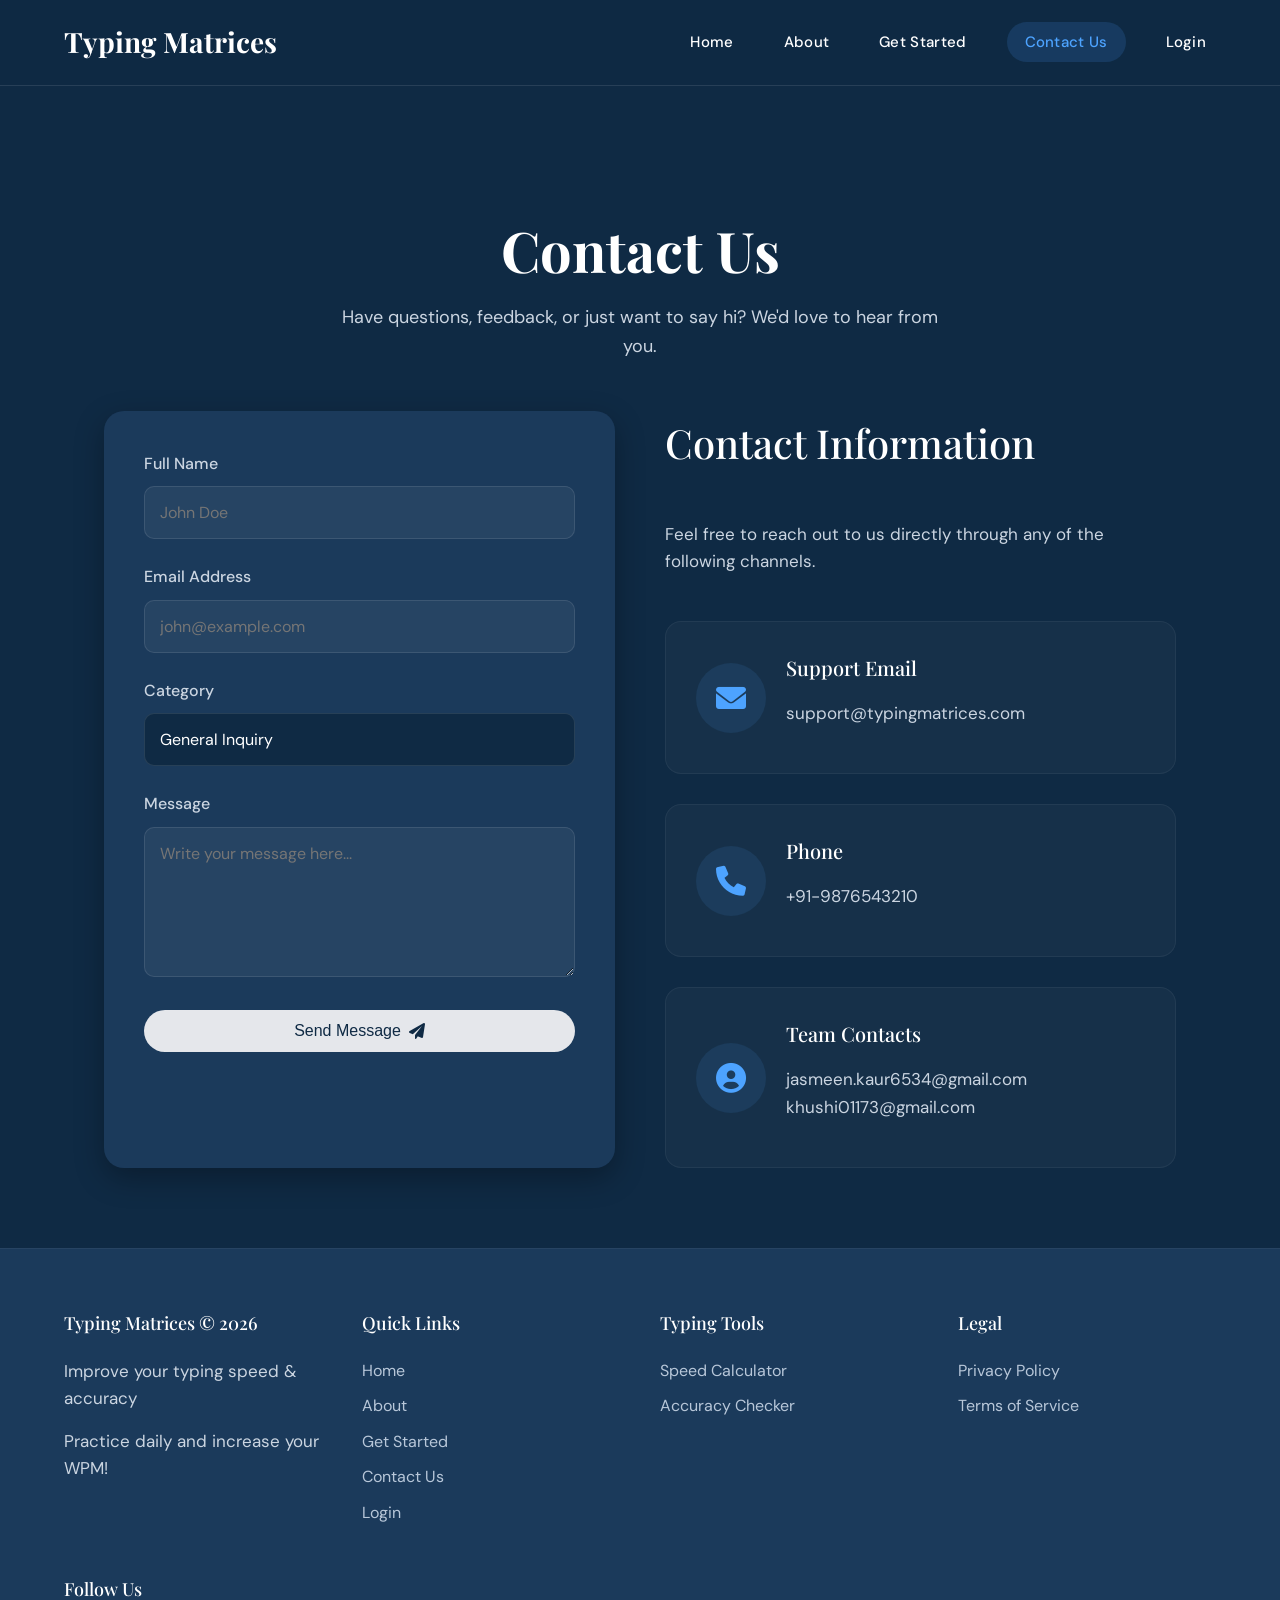
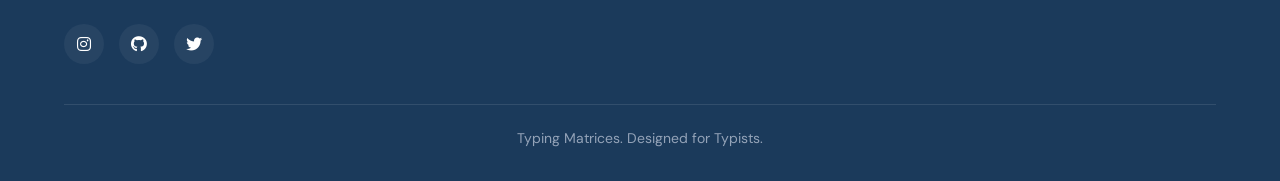
<file: contact.html>
<!DOCTYPE html>
<html lang="en">

<head>
  <meta charset="UTF-8">
  <meta name="viewport" content="width=device-width, initial-scale=1.0">
  <title>Contact Us | Typing Matrices</title>
  <link rel="stylesheet" href="css/style.css">
  <style>
    /* Contact Page Specific Styles */
    .contact-grid {
      display: grid;
      grid-template-columns: 1fr 1fr;
      gap: 50px;
      margin-top: 50px;
    }

    .contact-form-container {
      background: var(--bg-secondary);
      padding: 40px;
      border-radius: 20px;
      box-shadow: 0 10px 30px rgba(0, 0, 0, 0.3);
    }

    .form-group {
      margin-bottom: 25px;
    }

    .form-group label {
      display: block;
      margin-bottom: 10px;
      font-weight: 500;
    }

    .form-control {
      width: 100%;
      background: rgba(255, 255, 255, 0.05);
      border: 1px solid rgba(255, 255, 255, 0.1);
      padding: 15px;
      border-radius: 10px;
      color: var(--text-primary);
      font-family: var(--font-main);
      font-size: 16px;
      transition: var(--transition);
      outline: none;
    }

    .form-control:focus {
      border-color: var(--accent);
      background: rgba(255, 255, 255, 0.1);
    }

    textarea.form-control {
      resize: vertical;
      min-height: 150px;
    }

    select.form-control {
      appearance: none;
      cursor: pointer;
    }

    .form-error {
      color: #f87171;
      font-size: 14px;
      margin-top: 5px;
      display: none;
    }

    .form-success {
      display: none;
      background: rgba(74, 222, 128, 0.2);
      border: 1px solid #4ade80;
      color: #4ade80;
      padding: 20px;
      border-radius: 10px;
      text-align: center;
      margin-bottom: 20px;
    }

    .contact-info {
      display: flex;
      flex-direction: column;
      gap: 30px;
    }

    .info-card {
      display: flex;
      align-items: center;
      gap: 20px;
    }

    .info-card i {
      font-size: 30px;
      color: var(--accent);
      background: rgba(77, 163, 255, 0.1);
      padding: 20px;
      border-radius: 50%;
    }

    @media (max-width: 768px) {
      .contact-grid {
        grid-template-columns: 1fr;
      }
    }
  </style>
</head>

<body>

  <!-- Header -->
  <header class="navbar">
    <div class="brand-name">Typing Matrices</div>
    <div class="menu-toggle" id="mobile-menu"><i class="fas fa-bars"></i></div>
    <nav class="nav-links" id="nav-links">
      <a href="index.html">Home</a>
      <a href="about.html">About</a>
      <a href="getstarted.html">Get Started</a>
      <a href="contact.html" class="active">Contact Us</a>
      <a href="login.html">Login</a>
    </nav>
  </header>

  <section class="section container" style="margin-top: 50px;">
    <div class="text-center animate-fade">
      <h1 style="font-family: 'Playfair Display', serif; font-size: 56px; font-weight: 700; margin-bottom: 20px;">
        Contact Us</h1>
      <p style="font-size: 18px; color: var(--text-secondary); max-width: 600px; margin: 0 auto;">Have questions,
        feedback, or just want to say hi? We'd love to hear from you.</p>
    </div>

    <div class="contact-grid">
      <!-- Contact Form -->
      <div class="contact-form-container animate-fade">
        <div class="form-success" id="form-success">
          <i class="fas fa-check-circle"></i> ✅ Your message has been sent successfully!
        </div>
        <form id="contact-form">
          <div class="form-group">
            <label for="name">Full Name</label>
            <input type="text" id="name" class="form-control" placeholder="John Doe">
            <div class="form-error" id="error-name">Please enter your name</div>
          </div>
          <div class="form-group">
            <label for="email">Email Address</label>
            <input type="email" id="email" class="form-control" placeholder="john@example.com">
            <div class="form-error" id="error-email">Please enter a valid email address</div>
          </div>
          <div class="form-group">
            <label for="category">Category</label>
            <select id="category" class="form-control" style="background-color: var(--bg-primary);">
              <option value="general">General Inquiry</option>
              <option value="bug">Bug Report</option>
              <option value="feedback">Feedback</option>
              <option value="partnership">Partnership</option>
            </select>
          </div>
          <div class="form-group">
            <label for="message">Message</label>
            <textarea id="message" class="form-control" placeholder="Write your message here..."></textarea>
            <div class="form-error" id="error-message">Please enter a message</div>
          </div>
          <button type="submit" class="btn" style="width: 100%" id="submit-btn">Send Message <i
              class="fas fa-paper-plane"></i></button>
        </form>
      </div>

      <!-- Contact Info -->
      <div class="contact-info animate-fade" style="animation-delay: 0.2s">
        <h2>Contact Information</h2>
        <p>Feel free to reach out to us directly through any of the following channels.</p>

        <div class="glass-card info-card">
          <i class="fas fa-envelope"></i>
          <div>
            <h4>Support Email</h4>
            <p>support@typingmatrices.com</p>
          </div>
        </div>

        <div class="glass-card info-card">
          <i class="fas fa-phone"></i>
          <div>
            <h4>Phone</h4>
            <p>+91-9876543210</p>
          </div>
        </div>

        <div class="glass-card info-card">
          <i class="fas fa-user-circle"></i>
          <div>
            <h4>Team Contacts</h4>
            <p>jasmeen.kaur6534@gmail.com<br>khushi01173@gmail.com</p>
          </div>
        </div>
      </div>
    </div>
  </section>

  <!-- Footer -->
  <footer>
    <div class="container">
      <div class="footer-container">
        <div class="footer-col">
          <h4>Typing Matrices &copy; 2026</h4>
          <p>Improve your typing speed & accuracy</p>
          <p>Practice daily and increase your WPM!</p>
        </div>
        <div class="footer-col">
          <h4>Quick Links</h4>
          <ul>
            <li><a href="index.html">Home</a></li>
            <li><a href="about.html">About</a></li>
            <li><a href="getstarted.html">Get Started</a></li>
            <li><a href="contact.html">Contact Us</a></li>
            <li><a href="login.html">Login</a></li>
          </ul>
        </div>
        <div class="footer-col">
          <h4>Typing Tools</h4>
          <ul>
            <li><a href="#">Speed Calculator</a></li>
            <li><a href="#">Accuracy Checker</a></li>
          </ul>
        </div>
        <div class="footer-col">
          <h4>Legal</h4>
          <ul>
            <li><a href="#">Privacy Policy</a></li>
            <li><a href="#">Terms of Service</a></li>
          </ul>
        </div>
        <div class="footer-col">
          <h4>Follow Us</h4>
          <div class="social-links">
            <a href="#"><i class="fab fa-instagram"></i></a>
            <a href="#"><i class="fab fa-github"></i></a>
            <a href="#"><i class="fab fa-twitter"></i></a>
          </div>
        </div>
      </div>
      <div class="footer-bottom">
        <small>Typing Matrices. Designed for Typists.</small>
      </div>
    </div>
  </footer>

  <script src="js/main.js"></script>
  <script src="js/contact.js"></script>
</body>

</html>
</file>
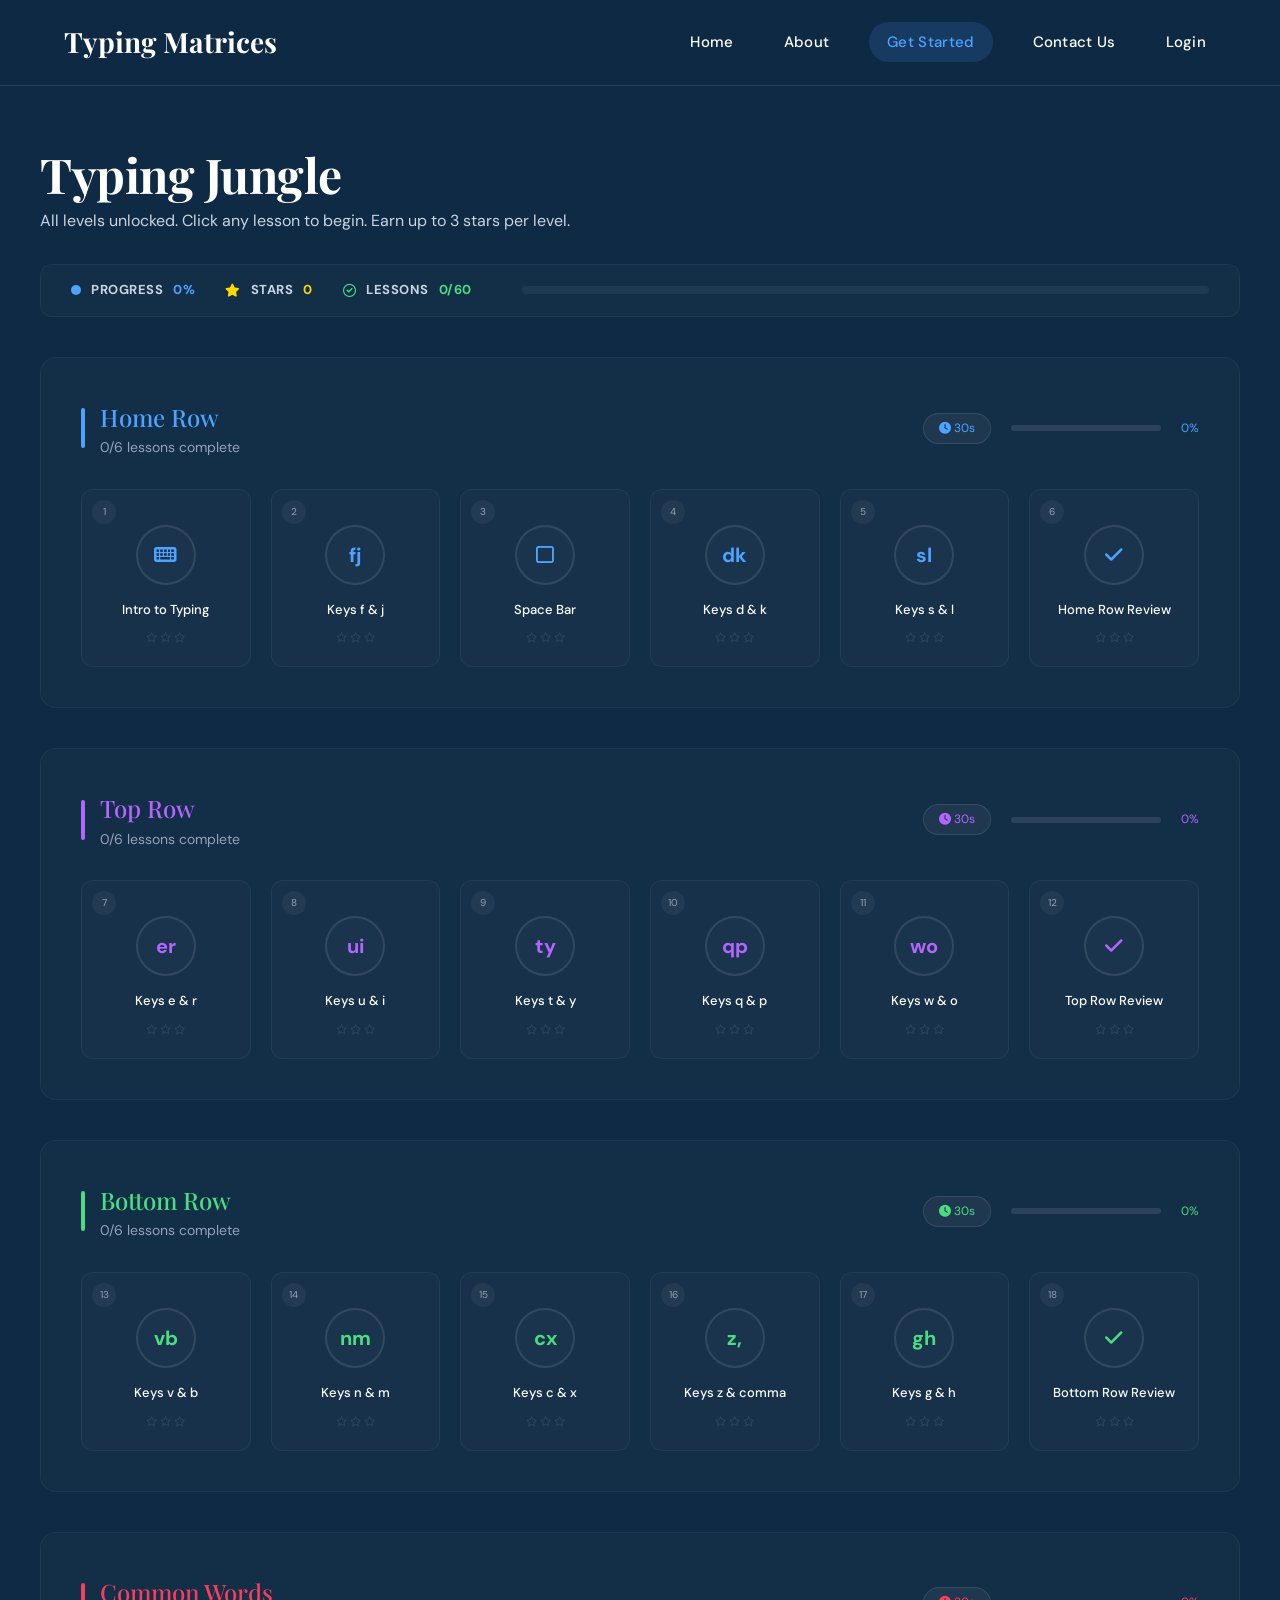
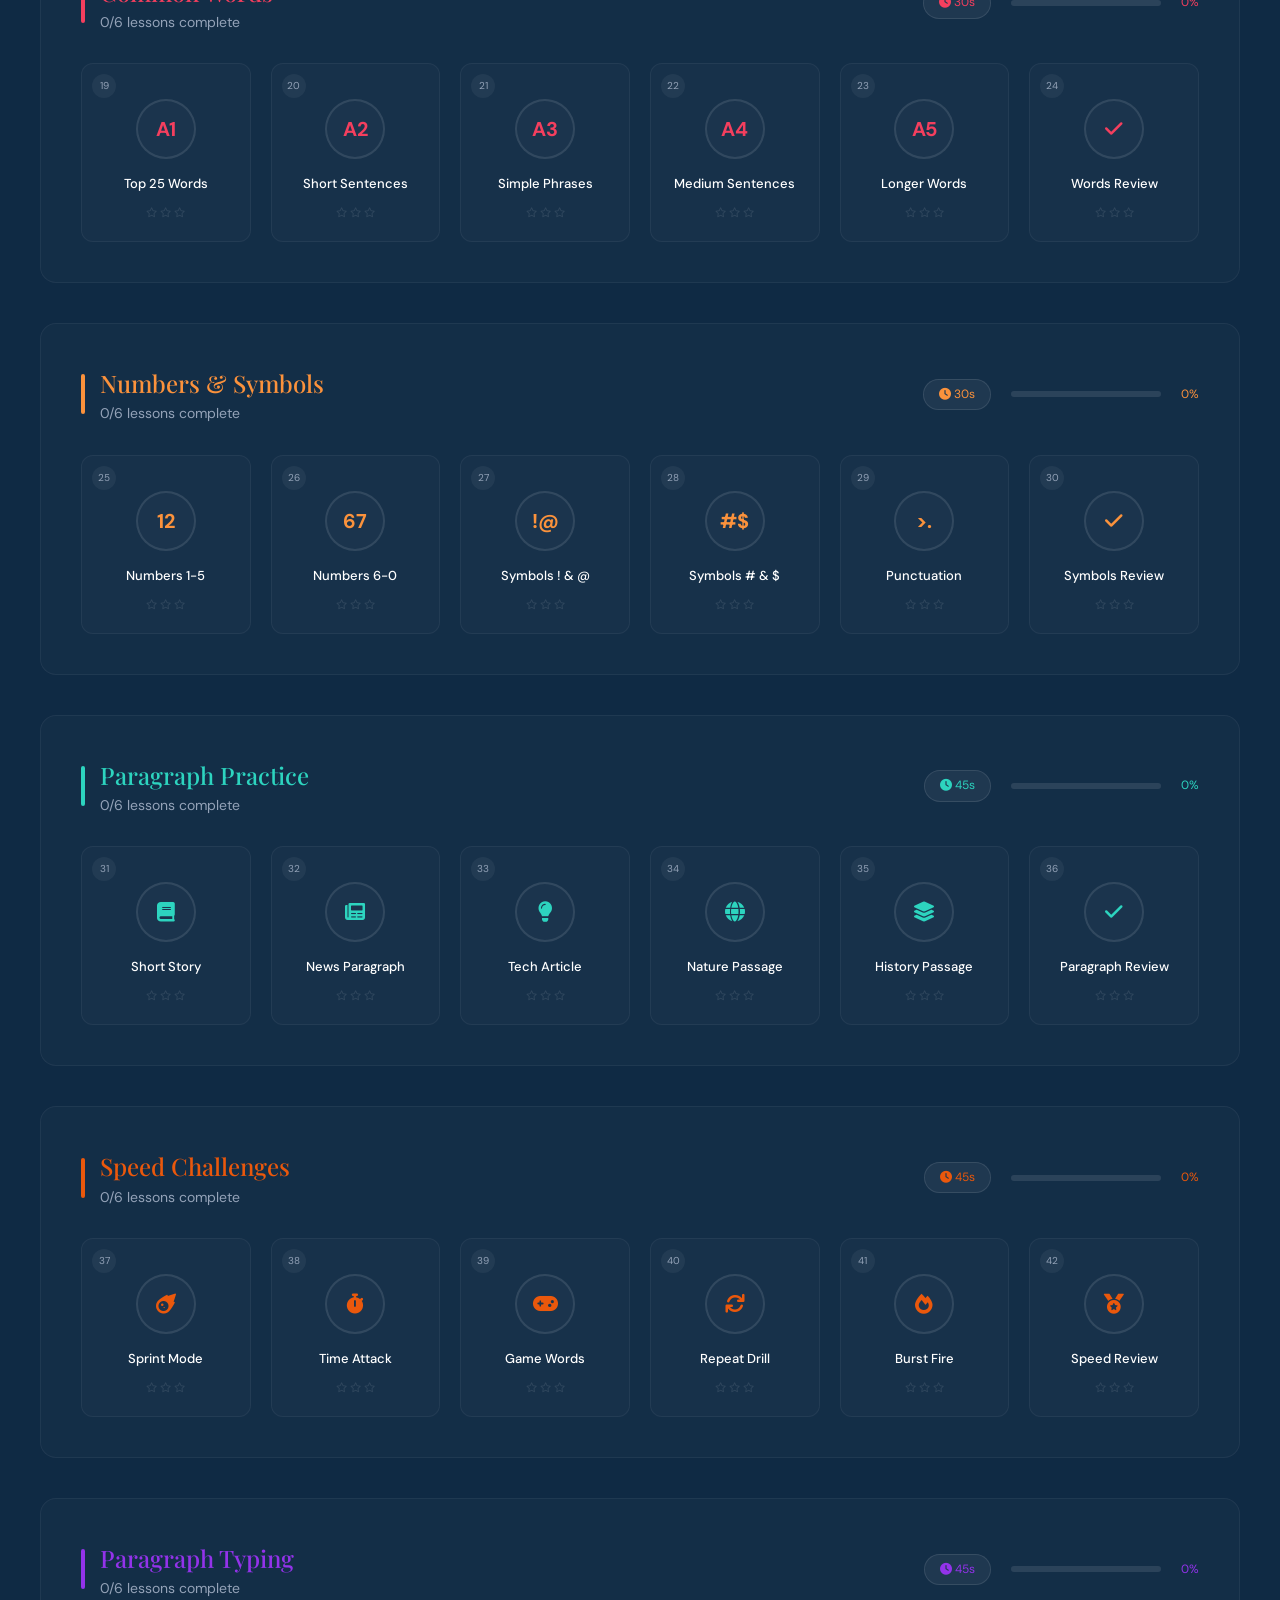
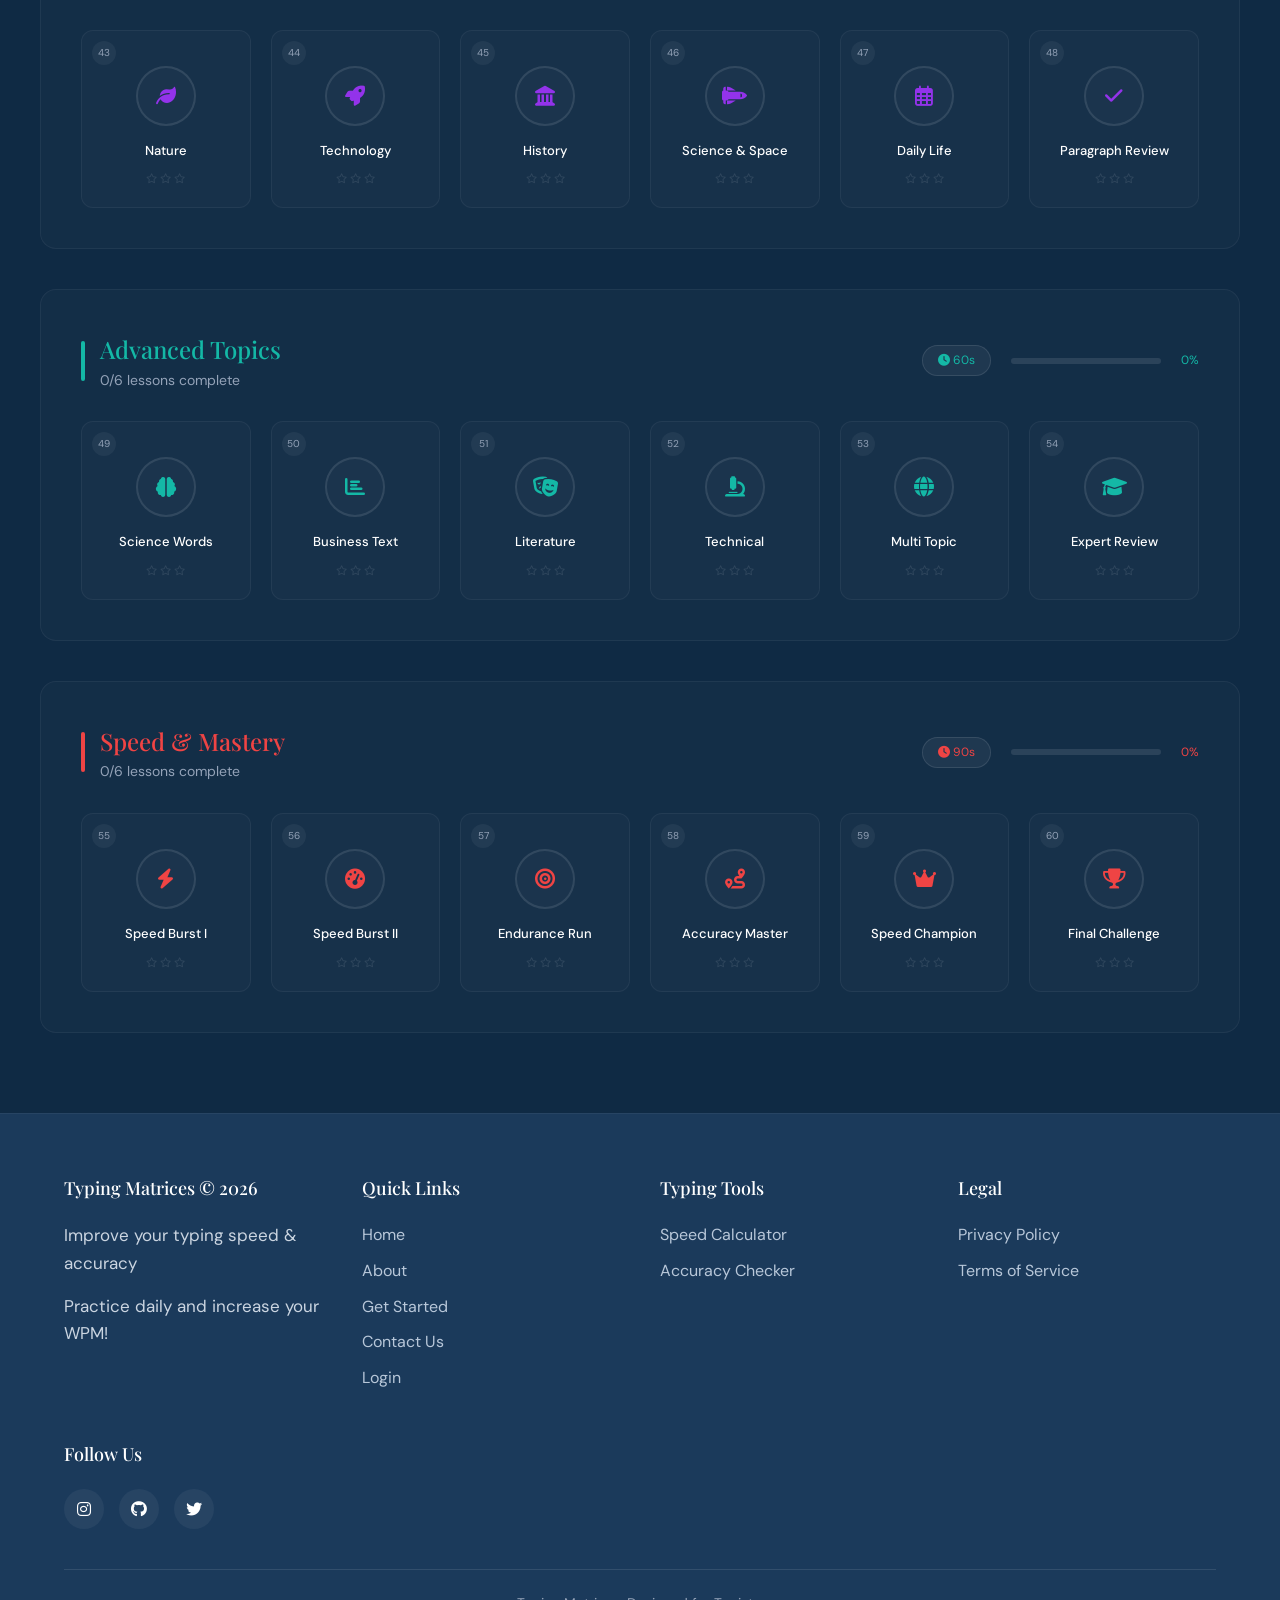
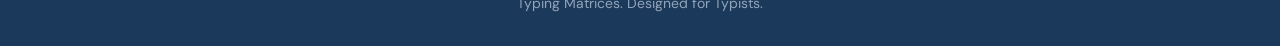
<file: getstarted.html>
<!DOCTYPE html>
<html lang="en">
<head>
  <meta charset="UTF-8">
  <meta name="viewport" content="width=device-width, initial-scale=1.0">
  <title>Get Started | Typing Matrices</title>
  <link rel="stylesheet" href="css/style.css">
  <style>
    /* Get Started Specific Styles */
    
    .levels-header {
      text-align: left;
      padding: 60px 0px 40px;
    }

    .levels-header h1 {
      font-size: 48px;
      font-weight: 700;
      margin-bottom: 5px;
      letter-spacing: -0.5px;
    }

    .levels-header p {
      color: var(--text-secondary);
      font-size: 16px;
      margin-bottom: 30px;
    }

    .global-progress-card {
      background: rgba(255,255,255,0.02);
      border: 1px solid rgba(255,255,255,0.05);
      border-radius: 12px;
      padding: 15px 30px;
      display: flex;
      align-items: center;
      gap: 30px;
    }

    .global-stat {
      display: flex;
      align-items: center;
      gap: 10px;
      font-size: 13px;
      font-weight: 700;
      letter-spacing: 0.5px;
    }

    .stat-label {
      color: var(--text-secondary);
    }

    .stat-dot {
      width: 10px;
      height: 10px;
      border-radius: 50%;
    }

    .global-progress-bar-container {
      flex-grow: 1;
      height: 8px;
      background: rgba(255,255,255,0.05);
      border-radius: 4px;
      overflow: hidden;
      margin-left: 20px;
    }

    .global-progress-bar {
      width: 0%;
      height: 100%;
      background: #4DA3FF;
    }

    /* Category Section Styles */
    .levels-grid {
      display: flex;
      flex-direction: column;
      gap: 40px;
      margin-bottom: 80px;
    }

    .category-card {
      background: rgba(255,255,255,0.02);
      border: 1px solid rgba(255,255,255,0.05);
      border-radius: 16px;
      padding: 40px;
    }

    .category-header {
      display: flex;
      justify-content: space-between;
      align-items: center;
      margin-bottom: 30px;
    }

    .category-title-area {
      display: flex;
      align-items: center;
      gap: 15px;
    }

    .cat-bar {
      width: 4px;
      height: 40px;
      background: var(--cat-color);
      border-radius: 4px;
    }

    .category-title-area h2 {
      margin: 0;
      color: var(--cat-color);
      font-size: 24px;
    }

    .category-title-area p {
      margin: 0;
      font-size: 14px;
      color: var(--text-small);
    }

    .category-stats {
      display: flex;
      align-items: center;
      gap: 20px;
    }

    .cat-timer {
      background: rgba(255,255,255,0.05);
      border: 1px solid rgba(255,255,255,0.1);
      padding: 5px 15px;
      border-radius: 20px;
      font-size: 12px;
      color: var(--cat-color);
    }

    .cat-progress-bar {
      width: 150px;
      height: 6px;
      background: rgba(255,255,255,0.1);
      border-radius: 3px;
    }

    .cat-progress-fill {
      height: 100%;
      background: var(--cat-color);
      border-radius: 3px;
    }

    .cat-progress-text {
      font-size: 12px;
      color: var(--cat-color);
    }

    .category-levels {
      display: grid;
      grid-template-columns: repeat(auto-fit, minmax(160px, 1fr));
      gap: 20px;
    }

    .lesson-card {
      background: rgba(255,255,255,0.02);
      border: 1px solid rgba(255,255,255,0.05);
      border-radius: 12px;
      padding: 20px 10px;
      text-align: center;
      position: relative;
      cursor: pointer;
      transition: all 0.3s ease;
    }

    .lesson-card:hover {
      transform: translateY(-5px);
      border-color: var(--cat-color);
      box-shadow: 0 10px 20px rgba(0,0,0,0.2);
    }

    .lesson-num {
      position: absolute;
      top: 10px;
      left: 10px;
      width: 24px;
      height: 24px;
      background: rgba(255,255,255,0.05);
      border-radius: 50%;
      display: flex;
      align-items: center;
      justify-content: center;
      font-size: 10px;
      color: var(--text-small);
    }

    .lesson-icon {
      width: 60px;
      height: 60px;
      margin: 15px auto;
      border-radius: 50%;
      background: rgba(255,255,255,0.02);
      border: 2px solid rgba(255,255,255,0.1);
      display: flex;
      align-items: center;
      justify-content: center;
      font-size: 20px;
      color: var(--cat-color);
      font-weight: 700;
      transition: all 0.3s ease;
    }

    .lesson-card:hover .lesson-icon {
      box-shadow: 0 0 15px var(--cat-color);
      border-color: var(--cat-color);
      background: rgba(255,255,255,0.05);
    }

    .lesson-title {
      font-size: 13px;
      font-weight: 500;
      margin-bottom: 10px;
      color: var(--text-primary);
    }

    .lesson-stars {
      color: rgba(255,255,255,0.1);
      font-size: 10px;
    }

    @media (max-width: 768px) {
      .category-header {
        flex-direction: column;
        align-items: flex-start;
        gap: 15px;
      }
    }

    /* Active Level Modal/Overlay */
    .level-play-area {
      display: none;
      position: fixed;
      top: 0; left: 0; width: 100%; height: 100%;
      background: rgba(15, 42, 68, 0.98);
      z-index: 2000;
      align-items: center;
      justify-content: center;
      padding: 20px;
      backdrop-filter: blur(10px);
    }

    .level-play-area.active {
      display: flex;
    }

    .play-container {
      background: var(--bg-secondary);
      border: 1px solid rgba(255,255,255,0.1);
      border-radius: 20px;
      padding: 50px;
      max-width: 800px;
      width: 100%;
      position: relative;
      box-shadow: 0 20px 50px rgba(0,0,0,0.5);
    }

    .close-btn {
      position: absolute;
      top: 20px; right: 20px;
      font-size: 24px;
      color: var(--text-secondary);
      cursor: pointer;
      transition: var(--transition);
    }
    .close-btn:hover { color: var(--accent); }

    .play-header {
      display: flex;
      justify-content: space-between;
      align-items: center;
      margin-bottom: 30px;
      padding-bottom: 20px;
      border-bottom: 1px solid rgba(255,255,255,0.1);
    }

    .timer-display {
      font-size: 32px;
      font-weight: 700;
      color: var(--accent);
      font-family: monospace;
    }

    .play-paragraph {
      font-size: 24px;
      line-height: 1.8;
      margin-bottom: 30px;
      color: var(--text-secondary);
      font-family: monospace;
      letter-spacing: 1px;
      user-select: none;
    }
    .play-paragraph span.correct { color: #4ade80; }
    .play-paragraph span.incorrect { color: #f87171; background: rgba(248, 113, 113, 0.2); border-radius: 3px; }
    .play-paragraph span.current { border-bottom: 2px solid var(--accent); color: var(--text-primary); }

    .play-input {
      width: 100%;
      background: transparent;
      border: 2px solid rgba(255,255,255,0.1);
      border-radius: 10px;
      padding: 20px;
      font-size: 20px;
      color: var(--text-primary);
      font-family: monospace;
      outline: none;
      transition: var(--transition);
    }
    .play-input:focus { border-color: var(--accent); }

    .results-container {
      display: none;
      background: var(--bg-secondary);
      border: 1px solid var(--accent);
      border-radius: 20px;
      padding: 40px;
      max-width: 400px;
      width: 100%;
      position: relative;
      box-shadow: 0 0 30px rgba(77, 163, 255, 0.2);
      text-align: center;
    }

    .play-results {
      display: block;
    }

    .trophy-icon {
      font-size: 50px;
      color: #4DA3FF;
      margin-bottom: 15px;
    }

    .results-title {
      font-size: 24px;
      font-weight: 700;
      color: #fff;
      display: flex;
      align-items: center;
      justify-content: center;
      gap: 10px;
      margin-bottom: 10px;
    }

    .results-title i {
      color: #ffd700;
    }

    .results-msg {
      font-size: 14px;
      color: var(--text-secondary);
      margin-bottom: 20px;
      line-height: 1.5;
    }

    .results-stars-display {
      font-size: 40px;
      color: #ffd700;
      margin-bottom: 30px;
      display: flex;
      justify-content: center;
      gap: 10px;
      filter: drop-shadow(0 0 10px rgba(255, 215, 0, 0.5));
    }

    .results-stars-display i.empty {
      color: rgba(255,255,255,0.05);
      filter: none;
      text-shadow: 0 0 1px rgba(255,255,255,0.1);
    }
    
    .results-stats-row {
      display: flex;
      justify-content: space-around;
      margin-bottom: 30px;
    }

    .results-stat {
      display: flex;
      flex-direction: column;
      align-items: center;
    }

    .results-stat h4 {
      font-size: 24px;
      font-family: var(--font-heading);
      margin-bottom: 5px;
    }

    .results-stat p {
      font-size: 10px;
      text-transform: uppercase;
      color: var(--text-secondary);
      margin: 0;
      letter-spacing: 1px;
    }

    .wpm-color { color: #4DA3FF !important; }
    .acc-color { color: #4DA3FF !important; }
    .score-color { color: #ffd700 !important; }

    .results-buttons {
      display: flex;
      gap: 15px;
      justify-content: center;
    }

    .btn-next-lesson {
      background: #4DA3FF;
      color: #0F2A44;
      padding: 12px 25px;
      border-radius: 8px;
      font-weight: 600;
      font-size: 14px;
      border: none;
      cursor: pointer;
      flex: 1;
      transition: var(--transition);
    }
    
    .btn-next-lesson:hover {
      background: #7ebaff;
      box-shadow: 0 0 15px rgba(77, 163, 255, 0.4);
    }

    .btn-retry-lesson {
      background: rgba(255,255,255,0.05);
      color: var(--text-secondary);
      padding: 12px 25px;
      border-radius: 8px;
      font-weight: 600;
      font-size: 14px;
      border: 1px solid rgba(255,255,255,0.1);
      cursor: pointer;
      flex: 1;
      transition: var(--transition);
    }

    .btn-retry-lesson:hover {
      background: rgba(255,255,255,0.1);
      color: #fff;
    }

  </style>
</head>
<body>

  <!-- Header -->
  <header class="navbar">
    <div class="brand-name">Typing Matrices</div>
    <div class="menu-toggle" id="mobile-menu"><i class="fas fa-bars"></i></div>
    <nav class="nav-links" id="nav-links">
      <a href="index.html">Home</a>
      <a href="about.html">About</a>
      <a href="getstarted.html" class="active">Get Started</a>
      <a href="contact.html">Contact Us</a>
      <a href="login.html">Login</a>
    </nav>
  </header>

  <!-- Levels Content -->
  <div class="container">
    <div class="levels-header animate-fade">
      <h1>Typing Jungle</h1>
      <p>All levels unlocked. Click any lesson to begin. Earn up to 3 stars per level.</p>
      
      <div class="global-progress-card">
        <div class="global-stat">
          <span class="stat-dot" style="background: #4DA3FF;"></span>
          <span class="stat-label">PROGRESS</span>
          <span class="stat-value" style="color: #4DA3FF;">0%</span>
        </div>
        <div class="global-stat">
          <i class="fas fa-star" style="color: #ffd700;"></i>
          <span class="stat-label">STARS</span>
          <span class="stat-value" style="color: #ffd700;">0</span>
        </div>
        <div class="global-stat">
          <i class="far fa-check-circle" style="color: #4ade80;"></i>
          <span class="stat-label">LESSONS</span>
          <span class="stat-value" style="color: #4ade80;">0/60</span>
        </div>
        <div class="global-progress-bar-container">
          <div class="global-progress-bar"></div>
        </div>
      </div>
    </div>

    <div class="levels-grid" id="levels-grid">
      <!-- Generated by JS -->
    </div>
  </div>

  <!-- Level Playing Area Modal -->
  <div class="level-play-area" id="level-play-area">
    <div class="play-container" id="play-container">
      <i class="fas fa-times close-btn" id="close-modal-play"></i>
      
      <div id="play-view">
        <div class="play-header">
          <h2 id="current-level-title">Level 1</h2>
          <div style="display: flex; gap: 20px; font-size: 18px; align-items: center;">
            <div id="live-wpm" style="color: var(--text-secondary);">WPM: <span style="color: var(--accent)">0</span></div>
            <div id="live-acc" style="color: var(--text-secondary);">Acc: <span style="color: var(--accent)">100%</span></div>
            <div class="timer-display" id="timer-display" style="margin-left: 20px;">00:30</div>
          </div>
        </div>
        
        <div class="play-paragraph" id="play-paragraph"></div>
        <input type="text" class="play-input" id="play-input" placeholder="Start typing to begin timer..." autocomplete="off">
      </div>
    </div>

    <div class="results-container" id="results-container">
      <i class="fas fa-times close-btn" id="close-modal-results"></i>
      <div class="play-results active" id="play-results">
        <div class="trophy-icon"><i class="fas fa-trophy"></i></div>
        <div class="results-title"><i class="fas fa-star" id="res-title-icon"></i> <span id="res-title-msg">Great Job!</span></div>
        <div class="results-msg" id="res-desc-msg">Excellent! 90%+ accuracy. Keep pushing to reach perfection!</div>
        
        <div class="results-stars-display" id="res-stars">
          <i class="fas fa-star"></i>
          <i class="fas fa-star"></i>
          <i class="fas fa-star empty"></i>
        </div>

        <div class="results-stats-row">
          <div class="results-stat">
            <h4 id="res-wpm" class="wpm-color">28</h4>
            <p>WPM</p>
          </div>
          <div class="results-stat">
            <h4 id="res-acc" class="acc-color">94%</h4>
            <p>Accuracy</p>
          </div>
          <div class="results-stat">
            <h4 id="res-score" class="score-color">26</h4>
            <p>Score</p>
          </div>
        </div>

        <div class="results-buttons">
          <button class="btn-next-lesson" id="next-level-btn">NEXT LESSON &rarr;</button>
          <button class="btn-retry-lesson" id="retry-level-btn">RETRY</button>
        </div>
      </div>

    </div>
  </div>

  <!-- Footer -->
  <footer>
    <div class="container">
      <div class="footer-container">
        <div class="footer-col">
          <h4>Typing Matrices &copy; 2026</h4>
          <p>Improve your typing speed & accuracy</p>
          <p>Practice daily and increase your WPM!</p>
        </div>
        <div class="footer-col">
          <h4>Quick Links</h4>
          <ul>
            <li><a href="index.html">Home</a></li>
            <li><a href="about.html">About</a></li>
            <li><a href="getstarted.html">Get Started</a></li>
            <li><a href="contact.html">Contact Us</a></li>
            <li><a href="login.html">Login</a></li>
          </ul>
        </div>
        <div class="footer-col">
          <h4>Typing Tools</h4>
          <ul>
            <li><a href="#">Speed Calculator</a></li>
            <li><a href="#">Accuracy Checker</a></li>
          </ul>
        </div>
        <div class="footer-col">
          <h4>Legal</h4>
          <ul>
            <li><a href="#">Privacy Policy</a></li>
            <li><a href="#">Terms of Service</a></li>
          </ul>
        </div>
        <div class="footer-col">
          <h4>Follow Us</h4>
          <div class="social-links">
            <a href="#"><i class="fab fa-instagram"></i></a>
            <a href="#"><i class="fab fa-github"></i></a>
            <a href="#"><i class="fab fa-twitter"></i></a>
          </div>
        </div>
      </div>
      <div class="footer-bottom">
        <small>Typing Matrices. Designed for Typists.</small>
      </div>
    </div>
  </footer>

  <script src="js/main.js"></script>
  <script src="js/levels.js"></script>
</body>
</html>
</file>
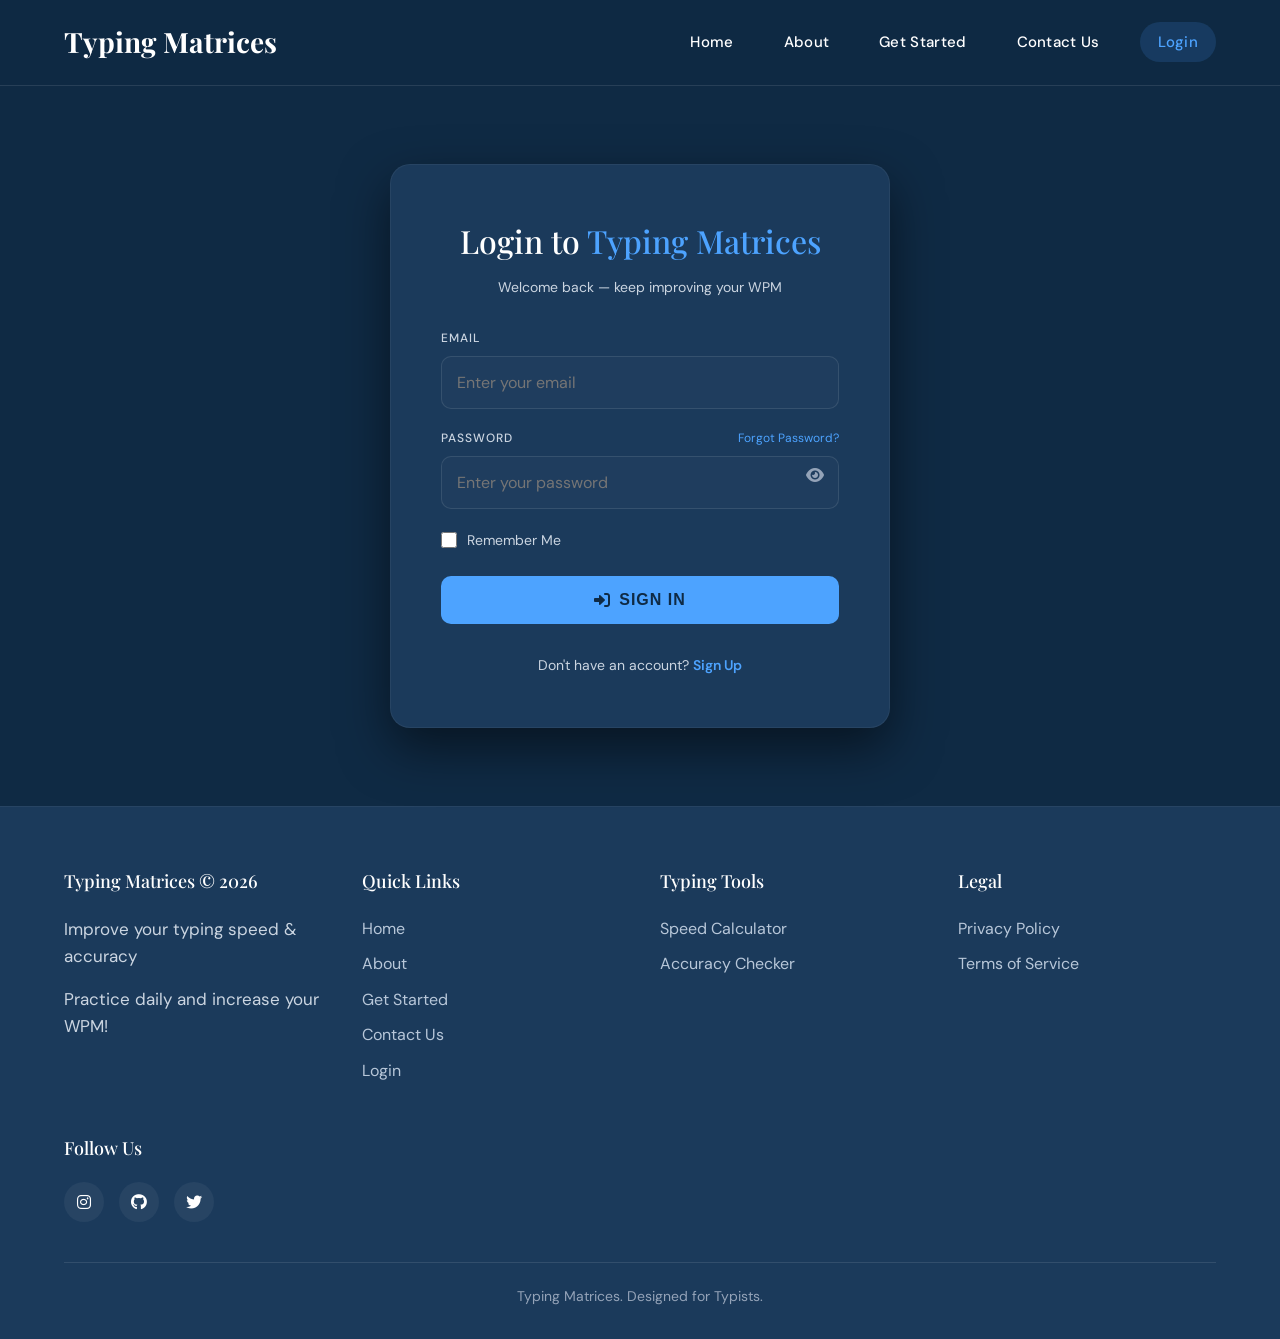
<file: login.html>
<!DOCTYPE html>
<html lang="en">
<head>
  <meta charset="UTF-8">
  <meta name="viewport" content="width=device-width, initial-scale=1.0">
  <title>Login | Typing Matrices</title>
  <link rel="stylesheet" href="css/style.css">
  <style>
    /* Login Specific Styles */
    .login-section {
      min-height: 80vh;
      display: flex;
      align-items: center;
      justify-content: center;
      padding: 40px 20px;
    }
    
    .login-card {
      background: var(--bg-secondary);
      padding: 50px;
      border-radius: 20px;
      box-shadow: 0 20px 50px rgba(0,0,0,0.5);
      max-width: 500px;
      width: 100%;
      text-align: center;
      border: 1px solid rgba(255,255,255,0.05);
    }
    
    .login-card h2 { margin-bottom: 5px; }
    .login-card p { color: var(--text-small); margin-bottom: 30px; }
    
    .form-group {
      text-align: left;
      margin-bottom: 20px;
      position: relative;
    }
    
    .form-group label {
      display: block;
      margin-bottom: 8px;
      font-weight: 500;
    }
    
    .form-control {
      width: 100%;
      background: rgba(255,255,255,0.05);
      border: 1px solid rgba(255,255,255,0.1);
      padding: 15px;
      border-radius: 10px;
      color: var(--text-primary);
      font-family: var(--font-main);
      font-size: 16px;
      transition: var(--transition);
      outline: none;
    }
    
    .form-control:focus {
      border-color: var(--accent);
      background: rgba(255,255,255,0.1);
    }
    
    .toggle-pwd {
      position: absolute;
      right: 15px;
      top: 42px;
      color: var(--text-small);
      cursor: pointer;
    }
    
    .toggle-pwd:hover { color: var(--text-primary); }

    .btn-login { width: 100%; margin-top: 10px; }
    
    .divider {
      display: flex;
      align-items: center;
      text-align: center;
      margin: 30px 0;
      color: var(--text-small);
    }
    .divider::before, .divider::after {
      content: '';
      flex: 1;
      border-bottom: 1px solid rgba(255,255,255,0.1);
    }
    .divider:not(:empty)::before { margin-right: .25em; }
    .divider:not(:empty)::after { margin-left: .25em; }

    .btn-google {
      width: 100%;
      background: white;
      color: #333;
      display: flex;
      align-items: center;
      justify-content: center;
      gap: 10px;
      padding: 12px;
      border-radius: 30px;
      text-decoration: none;
      font-weight: 500;
      transition: var(--transition);
    }
    .btn-google img { width: 20px; }
    .btn-google:hover { background: #f1f1f1; transform: translateY(-2px); }

    .signup-link {
      margin-top: 30px;
      display: block;
      color: var(--text-secondary);
    }
    .signup-link a { color: var(--accent); font-weight: 500; }
    .signup-link a:hover { text-decoration: underline; }

    .form-error {
      color: #f87171;
      font-size: 14px;
      margin-top: 5px;
      display: none;
      text-align: left;
    }

    .form-success-login {
      display: none;
      background: rgba(74, 222, 128, 0.2);
      color: #4ade80;
      padding: 15px;
      border-radius: 10px;
      margin-bottom: 20px;
    }

  </style>
</head>
<body>

  <!-- Header -->
  <header class="navbar">
    <div class="brand-name">Typing Matrices</div>
    <div class="menu-toggle" id="mobile-menu"><i class="fas fa-bars"></i></div>
    <nav class="nav-links" id="nav-links">
      <a href="index.html">Home</a>
      <a href="about.html">About</a>
      <a href="getstarted.html">Get Started</a>
      <a href="contact.html">Contact Us</a>
      <a href="login.html" class="active">Login</a>
    </nav>
  </header>

  <!-- Login Section -->
  <section class="login-section">
    <div class="login-card animate-fade">
      <h2 style="font-family: 'Playfair Display', serif; font-size: 32px; margin-bottom: 10px;">Login to <span style="color: #4DA3FF;">Typing Matrices</span></h2>
      <p style="font-size: 14px; color: var(--text-secondary); margin-bottom: 30px;">Welcome back — keep improving your WPM</p>
            <div class="form-success-login" id="login-success">
        Login successful! Redirecting...
      </div>

      <form id="login-form">
        <div class="form-group">
          <label for="username" style="font-size: 12px; color: var(--text-secondary); text-transform: uppercase; letter-spacing: 1px;">Email</label>
          <input type="email" id="username" class="form-control" placeholder="Enter your email" style="background: rgba(255,255,255,0.02); border: 1px solid rgba(255,255,255,0.1);">
          <div class="form-error" id="error-user">Please enter a valid email address</div>
        </div>
        <div class="form-group">
          <div style="display: flex; justify-content: space-between; margin-bottom: 8px;">
            <label for="password" style="font-size: 12px; color: var(--text-secondary); text-transform: uppercase; letter-spacing: 1px; margin-bottom: 0;">Password</label>
            <a href="#" style="font-size: 12px; color: #4DA3FF; text-decoration: none;">Forgot Password?</a>
          </div>
          <input type="password" id="password" class="form-control" placeholder="Enter your password" style="background: rgba(255,255,255,0.02); border: 1px solid rgba(255,255,255,0.1);">
          <i class="fas fa-eye toggle-pwd" id="toggle-pwd" style="top: 38px;"></i>
          <div class="form-error" id="error-pwd">Please enter your password</div>
        </div>
        
        <div class="form-group" style="display: flex; align-items: center; gap: 10px;">
          <input type="checkbox" id="remember" style="width: 16px; height: 16px;">
          <label for="remember" style="margin-bottom: 0; font-size: 14px; font-weight: 400; color: var(--text-secondary);">Remember Me</label>
        </div>

        <button type="submit" class="btn btn-login" id="login-btn" style="background: #4DA3FF; color: #0F2A44; font-weight: 600; padding: 15px; border-radius: 10px; font-size: 16px; letter-spacing: 1px; text-transform: uppercase; margin-top: 5px;"><i class="fas fa-sign-in-alt"></i> SIGN IN</button>
      </form>

      <div class="signup-link" style="margin-top: 30px; font-size: 14px;">
        Don't have an account? <a href="#" style="color: #4DA3FF; text-decoration: none; font-weight: 600;">Sign Up</a>
      </div>
    </div>
  </section>

  <footer>
    <div class="container">
      <div class="footer-container">
        <div class="footer-col">
          <h4>Typing Matrices &copy; 2026</h4>
          <p>Improve your typing speed & accuracy</p>
          <p>Practice daily and increase your WPM!</p>
        </div>
        <div class="footer-col">
          <h4>Quick Links</h4>
          <ul>
            <li><a href="index.html">Home</a></li>
            <li><a href="about.html">About</a></li>
            <li><a href="getstarted.html">Get Started</a></li>
            <li><a href="contact.html">Contact Us</a></li>
            <li><a href="login.html">Login</a></li>
          </ul>
        </div>
        <div class="footer-col">
          <h4>Typing Tools</h4>
          <ul>
            <li><a href="#">Speed Calculator</a></li>
            <li><a href="#">Accuracy Checker</a></li>
          </ul>
        </div>
        <div class="footer-col">
          <h4>Legal</h4>
          <ul>
            <li><a href="#">Privacy Policy</a></li>
            <li><a href="#">Terms of Service</a></li>
          </ul>
        </div>
        <div class="footer-col">
          <h4>Follow Us</h4>
          <div class="social-links">
            <a href="#"><i class="fab fa-instagram"></i></a>
            <a href="#"><i class="fab fa-github"></i></a>
            <a href="#"><i class="fab fa-twitter"></i></a>
          </div>
        </div>
      </div>
      <div class="footer-bottom">
        <small>Typing Matrices. Designed for Typists.</small>
      </div>
    </div>
  </footer>

  <script src="js/main.js"></script>
  <script src="js/login.js"></script>
</body>
</html>
</file>
<file: css/style.css>
@import url('https://fonts.googleapis.com/css2?family=DM+Sans:wght@400;500;700&family=Playfair+Display:wght@400;500;700&display=swap');
@import url('https://cdnjs.cloudflare.com/ajax/libs/font-awesome/6.0.0/css/all.min.css');

:root {
  --bg-primary: #0F2A44;
  --bg-secondary: #1B3A5B;
  --text-primary: #FFFFFF;
  --text-secondary: #cbd5e1;
  --text-accent: #B8C7D9;
  --btn-bg: #E5E7EB;
  --btn-text: #0F2A44;
  --accent: #4DA3FF;
  --text-small: #94a3b8;
  --font-main: 'DM Sans', sans-serif;
  --font-heading: 'Playfair Display', serif;
  --transition: all 0.3s ease;
}

* {
  margin: 0;
  padding: 0;
  box-sizing: border-box;
}

body {
  font-family: var(--font-main);
  background-color: var(--bg-primary);
  color: var(--text-secondary);
  line-height: 1.6;
  overflow-x: hidden;
}

h1, h2, h3, h4, h5, h6 {
  font-family: var(--font-heading);
  color: var(--text-primary);
  margin-bottom: 16px;
}

h1 { font-size: 68px; font-weight: 400; line-height: 1.2; }
h2 { font-size: 40px; font-weight: 500; }
h3 { font-size: 26px; font-weight: 500; }
h4 { font-size: 20px; font-weight: 500; }
p  { font-size: 17px; color: var(--text-secondary); margin-bottom: 1rem; }
small { font-size: 14px; color: var(--text-small); }
a { color: var(--text-primary); text-decoration: none; transition: var(--transition); }
ul { list-style: none; }

/* Buttons */
.btn {
  display: inline-flex;
  align-items: center;
  justify-content: center;
  gap: 8px;
  background-color: var(--btn-bg);
  color: var(--btn-text);
  padding: 12px 28px;
  font-size: 16px;
  font-weight: 500;
  border-radius: 30px;
  border: none;
  cursor: pointer;
  transition: var(--transition);
}

.btn:hover {
  background-color: var(--accent);
  color: var(--text-primary);
  box-shadow: 0 4px 15px rgba(77, 163, 255, 0.4);
}

.btn-outline {
  background: transparent;
  border: 2px solid var(--btn-bg);
  color: var(--text-primary);
}

.btn-outline:hover {
  background-color: var(--accent);
  border-color: var(--accent);
  color: var(--text-primary);
}

/* Header Navbar */
.navbar {
  position: sticky;
  top: 0;
  z-index: 1000;
  background-color: rgba(15, 42, 68, 0.95);
  backdrop-filter: blur(10px);
  border-bottom: 1px solid rgba(255,255,255,0.1);
  display: flex;
  justify-content: space-between;
  align-items: center;
  padding: 20px 5%;
}

.brand-name {
  font-family: var(--font-heading);
  color: var(--text-primary);
  font-size: 28px;
  font-weight: 700;
}

.nav-links {
  display: flex;
  gap: 30px;
}

.nav-links a {
  font-size: 15px;
  font-weight: 500;
  letter-spacing: 0.3px;
  position: relative;
  padding: 8px 10px;
}

.nav-links a::after {
  content: '';
  position: absolute;
  width: 0;
  height: 2px;
  background: var(--accent);
  bottom: 0;
  left: 0;
  transition: var(--transition);
}

.nav-links a:hover::after, .nav-links a.active::after {
  width: 100%;
}
.nav-links a.active {
  background: rgba(77, 163, 255, 0.15);
  color: var(--accent);
  padding: 8px 18px;
  border-radius: 20px;
}

.nav-links a.active::after {
  display: none;
}

.menu-toggle {
  display: none;
  font-size: 24px;
  color: var(--text-primary);
  cursor: pointer;
}

/* Footer */
footer {
  background-color: var(--bg-secondary);
  padding: 60px 5% 30px;
  border-top: 1px solid rgba(255,255,255,0.05);
}

.footer-container {
  display: grid;
  grid-template-columns: repeat(auto-fit, minmax(200px, 1fr));
  gap: 40px;
  margin-bottom: 40px;
}

.footer-col h4 {
  margin-bottom: 20px;
  font-size: 18px;
}

.footer-col ul li {
  margin-bottom: 10px;
}

.footer-col a {
  color: var(--text-accent);
}

.footer-col a:hover {
  color: var(--accent);
  padding-left: 5px;
}

.footer-bottom {
  text-align: center;
  padding-top: 20px;
  border-top: 1px solid rgba(255,255,255,0.1);
}

.social-links {
  display: flex;
  gap: 15px;
}

.social-links a {
  display: inline-flex;
  align-items: center;
  justify-content: center;
  width: 40px;
  height: 40px;
  background: rgba(255,255,255,0.05);
  border-radius: 50%;
  color: var(--text-primary);
}

.social-links a:hover {
  background: var(--accent);
  transform: translateY(-3px);
}

/* Utilities */
.section {
  padding: 80px 5%;
}

.text-center {
  text-align: center;
}

.container {
  max-width: 1200px;
  margin: 0 auto;
}

/* Glassmorphism Cards */
.glass-card {
  background: rgba(255, 255, 255, 0.03);
  backdrop-filter: blur(10px);
  border: 1px solid rgba(255, 255, 255, 0.05);
  border-radius: 16px;
  padding: 30px;
  transition: var(--transition);
}

.glass-card:hover {
  transform: translateY(-5px);
  border-color: rgba(77, 163, 255, 0.3);
  box-shadow: 0 10px 30px rgba(0,0,0,0.2);
}

/* Mobile Responsive */
@media (max-width: 768px) {
  h1 { font-size: 48px; }
  h2 { font-size: 32px; }
  .menu-toggle { display: block; }
  .nav-links {
    position: absolute;
    top: 100%;
    left: -100%;
    width: 100%;
    background: var(--bg-primary);
    flex-direction: column;
    text-align: center;
    padding: 20px 0;
    transition: var(--transition);
  }
  .nav-links.active {
    left: 0;
  }
  .nav-links a::after { display: none; }
}

/* Animations */
@keyframes fadeIn {
  from { opacity: 0; transform: translateY(20px); }
  to { opacity: 1; transform: translateY(0); }
}

.animate-fade {
  animation: fadeIn 0.8s ease forwards;
}
</file>
